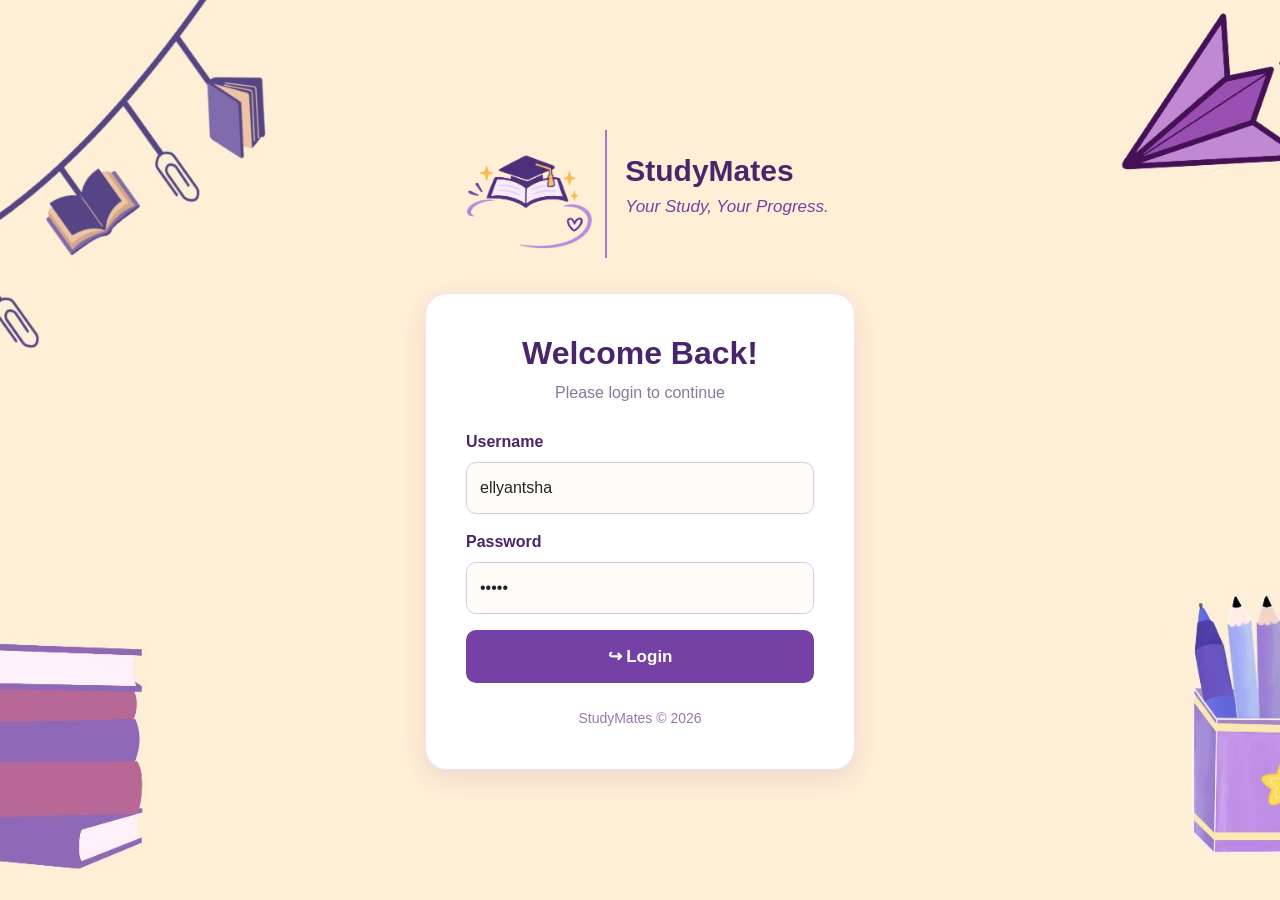
<file: index.html>
<!DOCTYPE html>
<html lang="en">

<head>
    <meta charset="UTF-8">
    <meta name="viewport" content="width=device-width, initial-scale=1.0">

    <title>StudyMates - Login</title>

    <!-- Bootstrap 5 -->
    <link href="https://cdn.jsdelivr.net/npm/bootstrap@5.3.3/dist/css/bootstrap.min.css" rel="stylesheet">

    <!-- CSS -->
    <link rel="stylesheet" href="style.css">
</head>

<body class="login-page">

    <div class="login-container">

        <!-- Logo and Website Name -->
        <div class="brand">

            <div class="brand-row">

                <!-- StudyMate Logo -->
                <div class="logo">
                    <img src="logo.png"
                         alt="StudyMate Logo"
                         class="logo-image">
                </div>

                <!-- Website Name -->
                <div class="brand-text">

                    <h1>StudyMates</h1>

                    <p class="slogan">
                        Your Study, Your Progress.
                    </p>

                </div>

            </div>

        </div>


        <!-- Login Form -->
        <div class="login-box">

            <h2>Welcome Back!</h2>

            <p class="subtitle">
                Please login to continue
            </p>

            <form id="loginForm">

                <!-- Username -->
                <div class="mb-3 text-start">

                    <label class="form-label">
                        Username
                    </label>

                    <input type="text"
                           id="username"
                           class="form-control"
                           placeholder="Enter your username"
                           value="ellyantsha"
                           required>

                </div>


                <!-- Password -->
                <div class="mb-3 text-start">

                    <label class="form-label">
                        Password
                    </label>

                    <input type="password"
                           id="password"
                           class="form-control"
                           placeholder="Enter your password"
                           value="12345"
                           required>

                </div>


                <!-- Error Message -->
                <p id="errorMessage" class="text-danger"></p>


                <!-- Login Button -->
                <button type="submit" class="btn login-btn w-100">

                    ↪ Login

                </button>

            </form>


            <!-- Footer -->
            <div class="footer">

                StudyMates © 2026

            </div>

        </div>

    </div>


    <!-- Login Function -->
    <script>

        document.getElementById("loginForm").addEventListener("submit", function(event) {

            event.preventDefault();

            let username = document.getElementById("username").value;

            let password = document.getElementById("password").value;

            let errorMessage = document.getElementById("errorMessage");


            if (username === "ellyantsha" && password === "12345") {

                window.location.href = "dashboard.html";

            } else {

                errorMessage.textContent =
                    "Invalid username or password!";

            }

        });

    </script>

</body>
</html>
</file>
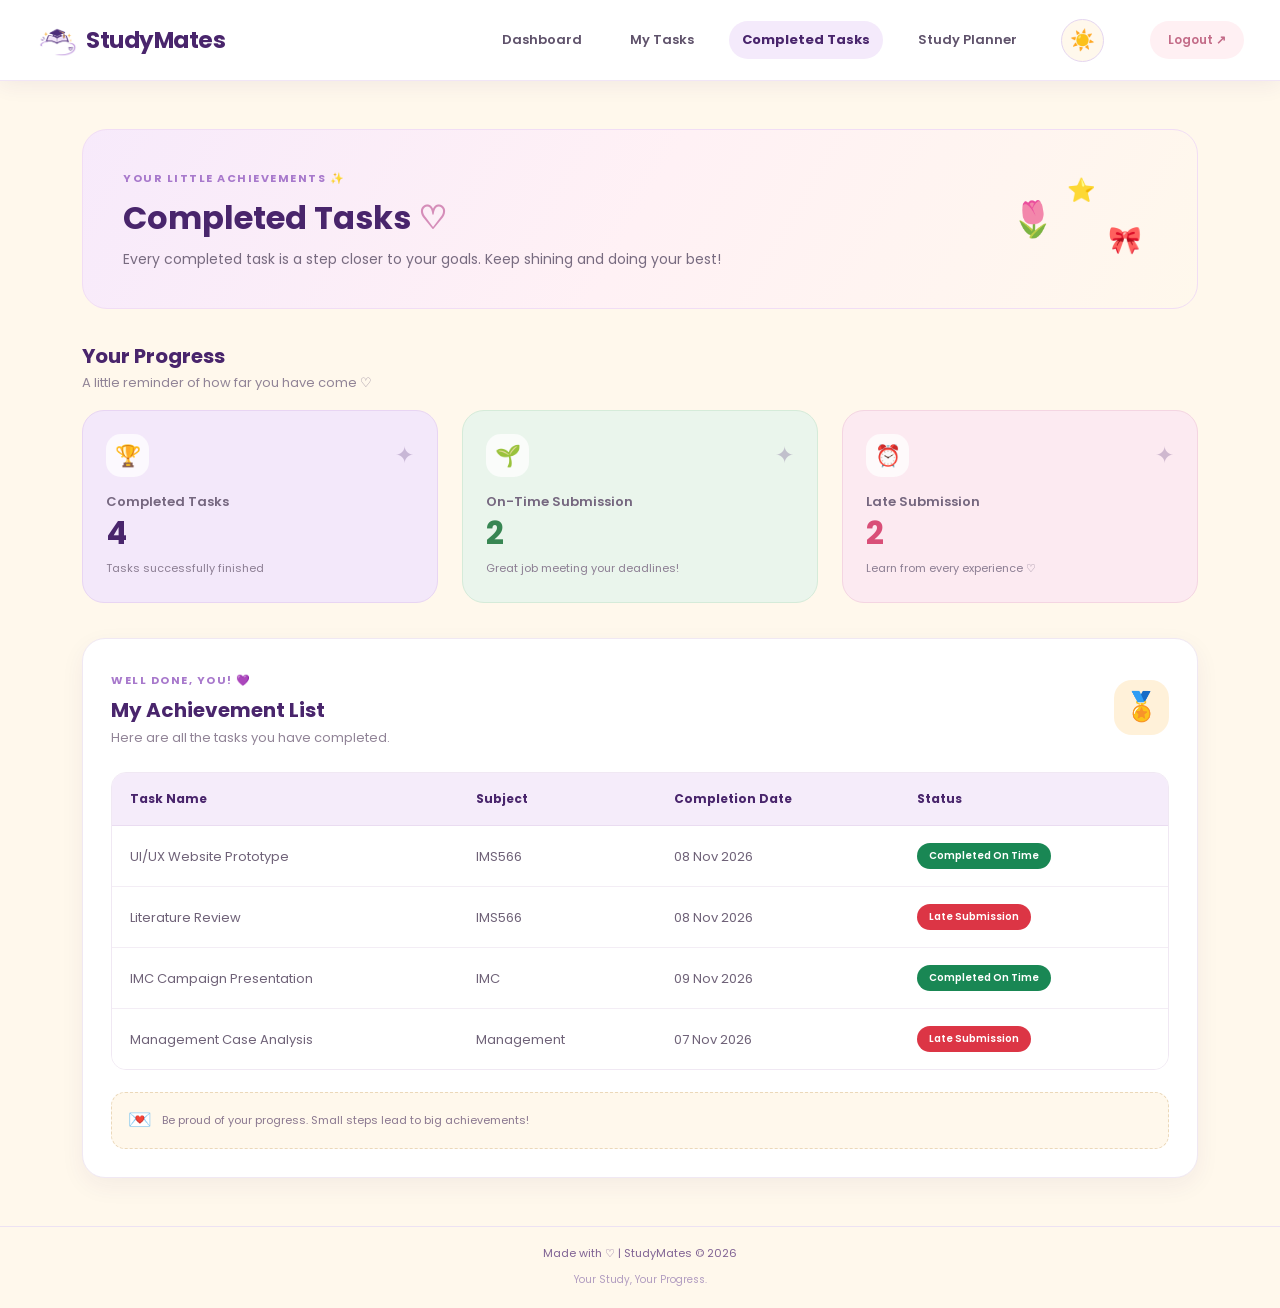
<file: completed.html>
<!DOCTYPE html>
<html lang="en">

<head>
    <meta charset="UTF-8">
    <meta name="viewport" content="width=device-width, initial-scale=1.0">

    <title>Completed Tasks | StudyMates </title>

    <!-- Bootstrap 5 -->
    <link href="https://cdn.jsdelivr.net/npm/bootstrap@5.3.3/dist/css/bootstrap.min.css" rel="stylesheet">

    <!-- Google Font -->
    <link href="https://fonts.googleapis.com/css2?family=Poppins:wght@400;500;600;700&display=swap" rel="stylesheet">

    <!-- Main CSS -->
    <link rel="stylesheet" href="style.css">
</head>

<body class="dashboard-page tasks-page completed-page">

    <!-- NAVBAR -->
    <nav class="navbar navbar-expand-lg study-navbar px-4">

        <div class="container-fluid">

                 <a class="navbar-brand" href="dashboard.html">
    <img src="logo.png"
         alt="StudyMate Logo"
         class="navbar-logo">

    <span>StudyMates</span>
</a>


            <button class="navbar-toggler" type="button"
                data-bs-toggle="collapse"
                data-bs-target="#navbarMenu"
                aria-controls="navbarMenu"
                aria-expanded="false"
                aria-label="Toggle navigation">

                <span class="navbar-toggler-icon"></span>

            </button>


            <div class="collapse navbar-collapse" id="navbarMenu">

                <ul class="navbar-nav ms-auto align-items-lg-center">

                    <li class="nav-item">
                        <a class="nav-link" href="dashboard.html">
                            Dashboard
                        </a>
                    </li>


                    <li class="nav-item">
                        <a class="nav-link" href="tasks.html">
                            My Tasks
                        </a>
                    </li>


                    <li class="nav-item">
                        <a class="nav-link active fw-bold" href="completed.html">
                            Completed Tasks
                        </a>
                    </li>


                    <li class="nav-item">
                        <a class="nav-link" href="planner.html">
                            Study Planner
                        </a>
                    </li>


                    <!-- DARK MODE BUTTON -->
                    <li class="nav-item ms-lg-3">

                        <button type="button"
                            id="themeToggle"
                            class="theme-toggle"
                            aria-label="Toggle dark mode"
                            title="Change theme">

                            <span id="themeIcon">☀️</span>

                        </button>

                    </li>


                    <!-- LOGOUT BUTTON -->
                <li class="nav-item ms-lg-2">
                    <a href="index.html" class="logout-button">
                        Logout ↗
                    </a>
                </li>

                </ul>

            </div>

        </div>

    </nav>


    <!-- MAIN CONTENT -->
    <main class="container ct-container py-5">


        <!-- PAGE HEADING -->
        <section class="ct-welcome">

            <div>

                <span class="ct-small-label">
                    YOUR LITTLE ACHIEVEMENTS ✨
                </span>

                <h1>
                    Completed Tasks <span>♡</span>
                </h1>

                <p>
                    Every completed task is a step closer to your goals.
                    Keep shining and doing your best!
                </p>

            </div>


            <div class="ct-welcome-decoration">

                <span>🌷</span>
                <span>⭐</span>
                <span>🎀</span>

            </div>

        </section>


        <!-- SUMMARY SECTION -->
        <section class="ct-summary-section">

            <div class="ct-section-heading">

                <div>
                    <h4>Your Progress</h4>

                    <p>
                        A little reminder of how far you have come ♡
                    </p>
                </div>

            </div>


            <div class="row g-4">


                <!-- COMPLETED TASKS -->
                <div class="col-md-4">

                    <div class="ct-summary-card ct-purple-card">

                        <div class="ct-card-top">

                            <div class="ct-icon-circle">
                                🏆
                            </div>

                            <span class="ct-card-decoration">
                                ✦
                            </span>

                        </div>

                        <p>Completed Tasks</p>

                        <h2 id="completedCount">0</h2>

                        <small>
                            Tasks successfully finished
                        </small>

                    </div>

                </div>


                <!-- ON-TIME SUBMISSION -->
                <div class="col-md-4">

                    <div class="ct-summary-card ct-green-card">

                        <div class="ct-card-top">

                            <div class="ct-icon-circle">
                                🌱
                            </div>

                            <span class="ct-card-decoration">
                                ✦
                            </span>

                        </div>

                        <p>On-Time Submission</p>

                        <h2 id="onTimeCount">0</h2>

                        <small>
                            Great job meeting your deadlines!
                        </small>

                    </div>

                </div>


                <!-- LATE SUBMISSION -->
                <div class="col-md-4">

                    <div class="ct-summary-card ct-pink-card">

                        <div class="ct-card-top">

                            <div class="ct-icon-circle">
                                ⏰
                            </div>

                            <span class="ct-card-decoration">
                                ✦
                            </span>

                        </div>

                        <p>Late Submission</p>

                        <h2 id="lateCount">0</h2>

                        <small>
                            Learn from every experience ♡
                        </small>

                    </div>

                </div>

            </div>

        </section>


        <!-- ACHIEVEMENT LIST -->
        <section class="ct-achievement-card">

            <div class="ct-achievement-heading">

                <div>

                    <span class="ct-small-label">
                        WELL DONE, YOU! 💜
                    </span>

                    <h4>My Achievement List</h4>

                    <p>
                        Here are all the tasks you have completed.
                    </p>

                </div>


                <div class="ct-trophy-decoration">
                    🏅
                </div>

            </div>


            <!-- COMPLETED TASK TABLE -->
            <div class="table-responsive ct-table-wrapper">

                <table class="table align-middle ct-table">

                    <thead>

                        <tr>
                            <th>Task Name</th>
                            <th>Subject</th>
                            <th>Completion Date</th>
                            <th>Status</th>
                        </tr>

                    </thead>


                    <tbody id="completedTableBody">
                        <!-- Completed tasks will appear here -->
                    </tbody>

                </table>

            </div>


            <!-- BOTTOM NOTE -->
            <div class="ct-bottom-note">

                <span>💌</span>

                <p>
                    Be proud of your progress.
                    Small steps lead to big achievements!
                </p>

            </div>

        </section>

    </main>


     <!-- FOOTER -->
        <footer class="dashboard-footer">

            <p>Made with ♡  | StudyMates © 2026</p>
            <span>Your Study, Your Progress.</span>

        </footer>


    <!-- BOOTSTRAP JAVASCRIPT -->
    <script src="https://cdn.jsdelivr.net/npm/bootstrap@5.3.3/dist/js/bootstrap.bundle.min.js"></script>

    <!-- STUDYMATE JAVASCRIPT -->
    <script src="script.js"></script>

</body>
</html>
</file>
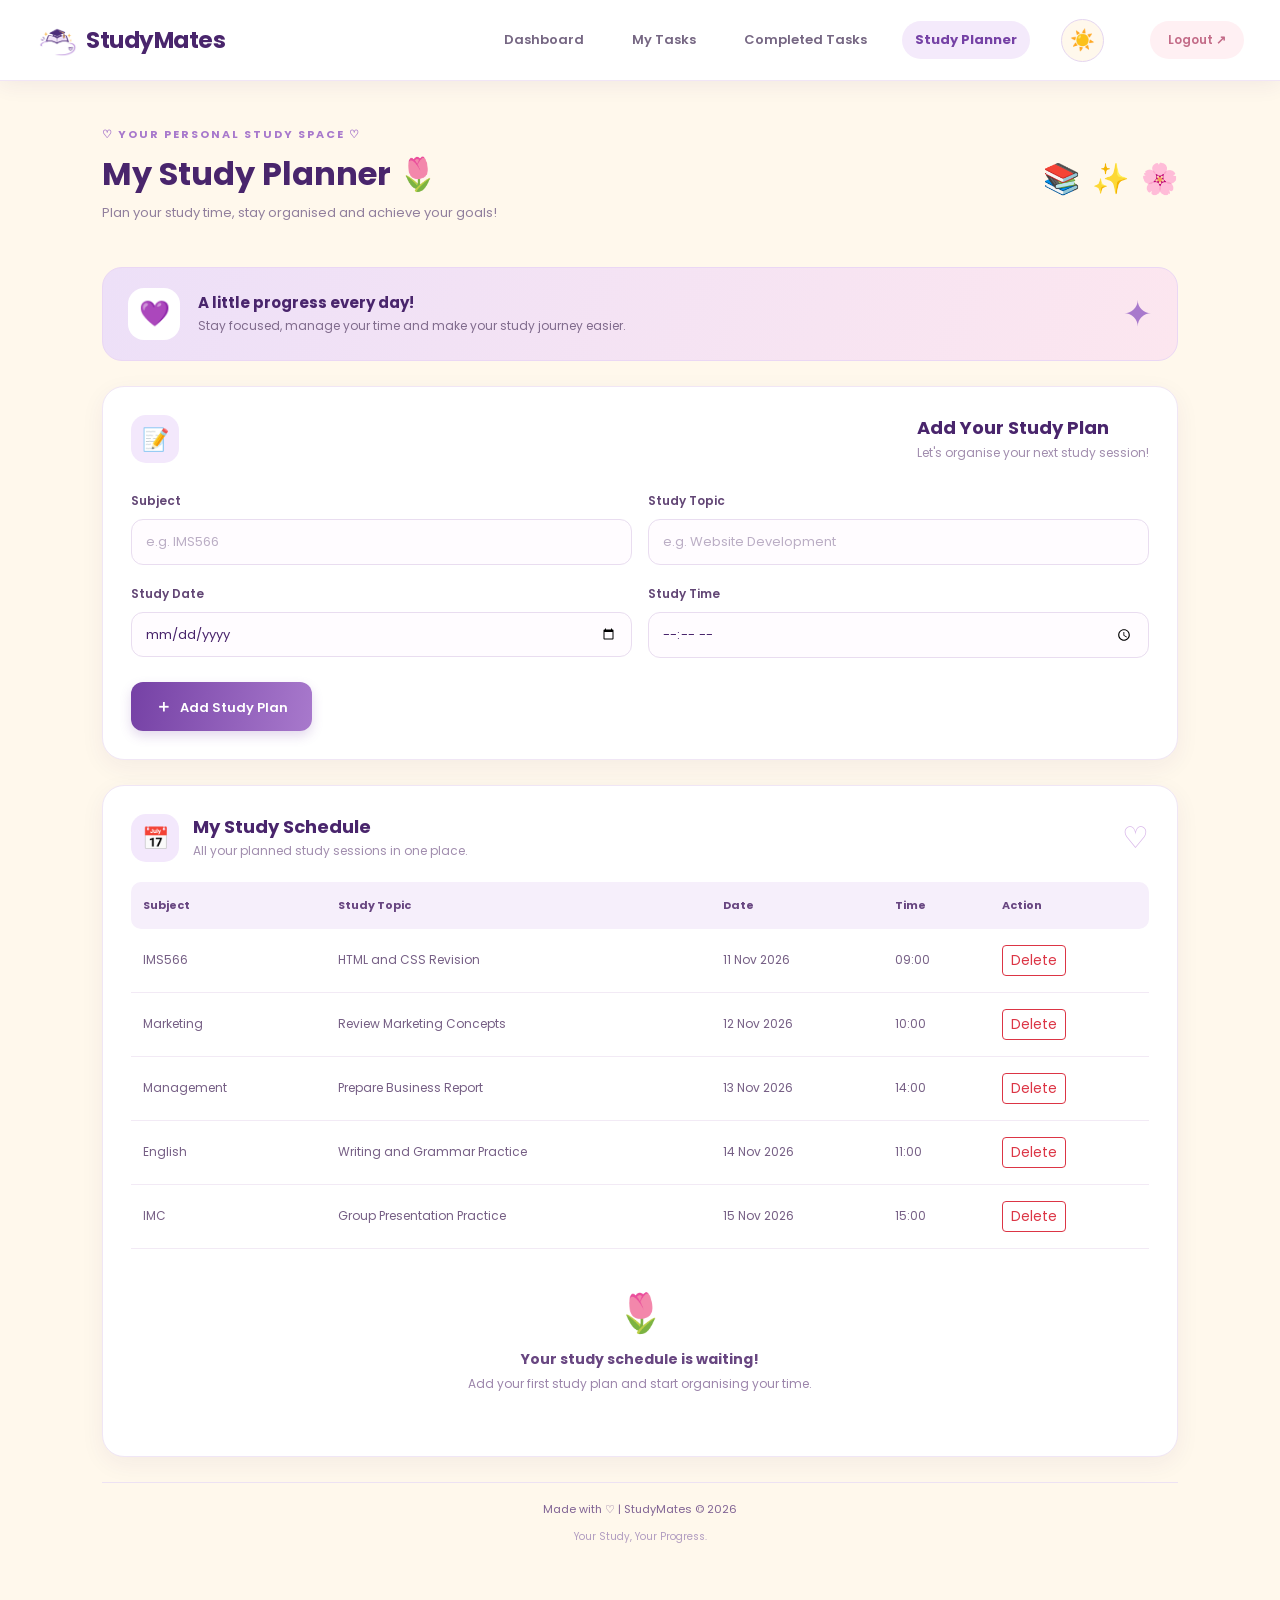
<file: planner.html>
<!DOCTYPE html>
<html lang="en">
<head>
    <meta charset="UTF-8">
    <meta name="viewport" content="width=device-width, initial-scale=1.0">
    <title>Study Planner | StudyMates </title>

    <link href="https://cdn.jsdelivr.net/npm/bootstrap@5.3.3/dist/css/bootstrap.min.css" rel="stylesheet">
    <link href="https://fonts.googleapis.com/css2?family=Poppins:wght@400;500;600;700&display=swap" rel="stylesheet">
    <link rel="stylesheet" href="style.css">
</head>

<body class="dashboard-page planner-page">

 
 <!-- NAVBAR -->
    <nav class="navbar navbar-expand-lg study-navbar px-4">

        <div class="container-fluid">

                  <a class="navbar-brand" href="dashboard.html">
    <img src="logo.png"
         alt="StudyMate Logo"
         class="navbar-logo">

    <span>StudyMates</span>
</a>


            <button class="navbar-toggler" type="button"
                data-bs-toggle="collapse"
                data-bs-target="#navbarMenu"
                aria-controls="navbarMenu"
                aria-expanded="false"
                aria-label="Toggle navigation">

                <span class="navbar-toggler-icon"></span>

            </button>


            <div class="collapse navbar-collapse" id="navbarMenu">

                <ul class="navbar-nav ms-auto align-items-lg-center">

                    <li class="nav-item">
                        <a class="nav-link" href="dashboard.html">
                            Dashboard
                        </a>
                    </li>


                    <li class="nav-item">
                        <a class="nav-link" href="tasks.html">
                            My Tasks
                        </a>
                    </li>

<li class="nav-item">
    <a class="nav-link" href="completed.html">
        Completed Tasks
    </a>
</li>

<li class="nav-item">
    <a class="nav-link active fw-bold" href="planner.html">
        Study Planner
    </a>
</li>


                    <!-- DARK MODE BUTTON -->
                    <li class="nav-item ms-lg-3">

                        <button type="button"
                            id="themeToggle"
                            class="theme-toggle"
                            aria-label="Toggle dark mode"
                            title="Change theme">

                            <span id="themeIcon">☀️</span>

                        </button>

                    </li>


                    <!-- LOGOUT BUTTON -->
                <li class="nav-item ms-lg-2">
                    <a href="index.html" class="logout-button">
                        Logout ↗
                    </a>
                </li>

                </ul>

            </div>

        </div>

    </nav>


    <main class="container planner-container">

        <!-- PAGE HEADER -->
        <section class="planner-heading">
            <div>
                <span class="planner-small-label">♡ YOUR PERSONAL STUDY SPACE ♡</span>
                <h1>My Study Planner 🌷</h1>
                <p>Plan your study time, stay organised and achieve your goals!</p>
            </div>

            <div class="planner-decoration">
                <span>📚</span>
                <span>✨</span>
                <span>🌸</span>
            </div>
        </section>

        <!-- MOTIVATION CARD -->
        <section class="planner-welcome">
            <div class="welcome-icon">💜</div>
            <div>
                <h5>A little progress every day!</h5>
                <p>Stay focused, manage your time and make your study journey easier.</p>
            </div>
            <div class="welcome-star">✦</div>
        </section>

        <!-- ADD STUDY PLAN -->
        <section class="planner-form-card">
            <div class="section-heading">
                <div class="section-icon">📝</div>
                <div>
                    <h3>Add Your Study Plan</h3>
                    <p>Let's organise your next study session!</p>
                </div>
            </div>

            <form id="plannerForm">
                <div class="row g-3">

                    <div class="col-md-6">
                        <label for="studySubject">Subject</label>
                        <input type="text" id="studySubject" class="form-control"
                            placeholder="e.g. IMS566" required>
                    </div>

                    <div class="col-md-6">
                        <label for="studyTopic">Study Topic</label>
                        <input type="text" id="studyTopic" class="form-control"
                            placeholder="e.g. Website Development" required>
                    </div>

                    <div class="col-md-6">
                        <label for="studyDate">Study Date</label>
                        <input type="date" id="studyDate" class="form-control" required>
                    </div>

                    <div class="col-md-6">
                        <label for="studyTime">Study Time</label>
                        <input type="time" id="studyTime" class="form-control" required>
                    </div>

                    <div class="col-12">
                        <button type="submit" class="planner-btn">
                            <span>＋</span> Add Study Plan
                        </button>
                    </div>

                </div>
            </form>
        </section>

        <!-- STUDY SCHEDULE -->
        <section class="planner-schedule-card">
            <div class="section-heading schedule-heading">
                <div class="section-icon">📅</div>
                <div>
                    <h3>My Study Schedule</h3>
                    <p>All your planned study sessions in one place.</p>
                </div>
                <span class="schedule-decoration">♡</span>
            </div>

            <div class="table-responsive">
                <table class="table planner-table">
                    <thead>
                        <tr>
                            <th>Subject</th>
                            <th>Study Topic</th>
                            <th>Date</th>
                            <th>Time</th>
                            <th>Action</th>
                        </tr>
                    </thead>

                    <tbody id="plannerTableBody"></tbody>
                </table>
            </div>

            <div id="emptyPlanner" class="empty-planner">
                <div>🌷</div>
                <h5>Your study schedule is waiting!</h5>
                <p>Add your first study plan and start organising your time.</p>
            </div>
        </section>

        <!-- FOOTER -->
        <footer class="dashboard-footer">

            <p>Made with ♡  | StudyMates © 2026</p>
            <span>Your Study, Your Progress.</span>

        </footer>

    </main>

    <script src="https://cdn.jsdelivr.net/npm/bootstrap@5.3.3/dist/js/bootstrap.bundle.min.js"></script>
    <script src="script.js"></script>

</body>
</html>
</file>
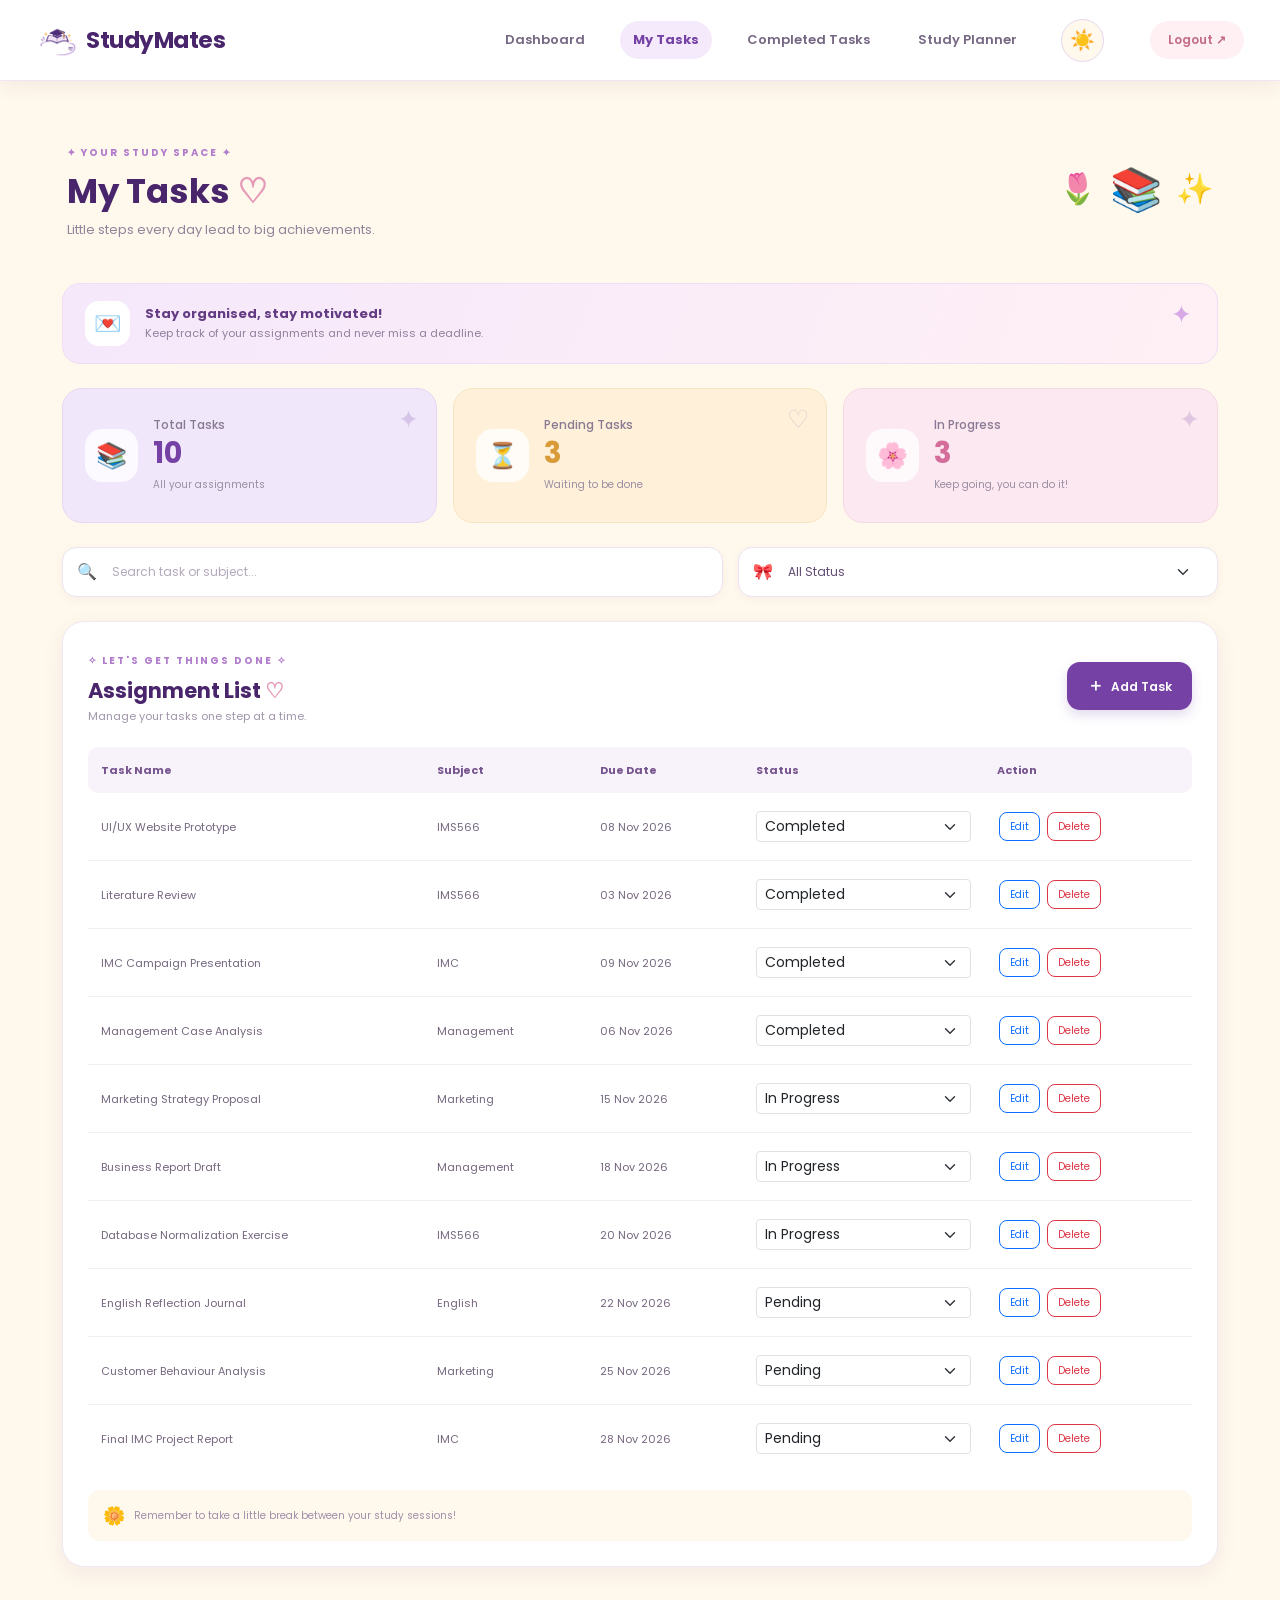
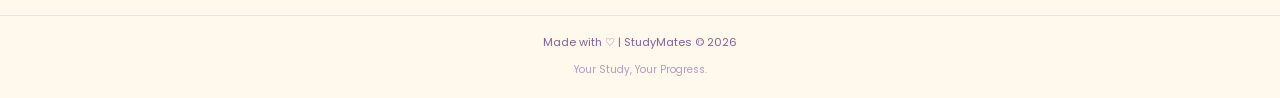
<file: tasks.html>
<!DOCTYPE html>
<html lang="en">

<head>
    <meta charset="UTF-8">
    <meta name="viewport" content="width=device-width, initial-scale=1.0">

    <title>My Tasks | StudyMates</title>

    <!-- Bootstrap -->
    <link href="https://cdn.jsdelivr.net/npm/bootstrap@5.3.3/dist/css/bootstrap.min.css" rel="stylesheet">

    <!-- Google Font -->
    <link href="https://fonts.googleapis.com/css2?family=Poppins:wght@400;500;600;700&display=swap" rel="stylesheet">

    <!-- Main CSS -->
    <link rel="stylesheet" href="style.css">
</head>

<body class="dashboard-page tasks-page">

    <!-- NAVBAR -->
    <nav class="navbar navbar-expand-lg study-navbar px-4">
        <div class="container-fluid">

                 <a class="navbar-brand" href="dashboard.html">
    <img src="logo.png"
         alt="StudyMate Logo"
         class="navbar-logo">

    <span>StudyMates</span>
</a>

            <button class="navbar-toggler" type="button"
                data-bs-toggle="collapse"
                data-bs-target="#navbarMenu"
                aria-controls="navbarMenu"
                aria-expanded="false"
                aria-label="Toggle navigation">
                <span class="navbar-toggler-icon"></span>
            </button>

            <div class="collapse navbar-collapse" id="navbarMenu">

                <ul class="navbar-nav ms-auto align-items-lg-center">

                    <li class="nav-item">
                        <a class="nav-link" href="dashboard.html">Dashboard</a>
                    </li>

                    <li class="nav-item">
                        <a class="nav-link active fw-bold" href="tasks.html">My Tasks</a>
                    </li>

                    <li class="nav-item">
                        <a class="nav-link" href="completed.html">Completed Tasks</a>
                    </li>

                    <li class="nav-item">
                        <a class="nav-link" href="planner.html">Study Planner</a>
                    </li>

                    <!-- DARK MODE BUTTON -->
                    <li class="nav-item ms-lg-3">
                        <button type="button" id="themeToggle"
                            class="theme-toggle"
                            aria-label="Toggle dark mode"
                            title="Change theme">
                            <span id="themeIcon">☀️</span>
                        </button>
                    </li>

                     <!-- LOGOUT BUTTON -->
                <li class="nav-item ms-lg-2">
                    <a href="index.html" class="logout-button">
                        Logout ↗
                    </a>
                </li>

                </ul>
            </div>
        </div>
    </nav>


    <!-- MAIN CONTENT -->
    <main class="container py-5 tasks-container">

        <!-- PAGE HEADING -->
        <section class="tasks-heading mb-4">

            <div>
                <span class="heading-label">✦ YOUR STUDY SPACE ✦</span>

                <h1 class="fw-bold">
                    My Tasks <span>♡</span>
                </h1>

                <p>Little steps every day lead to big achievements.</p>
            </div>

            <div class="heading-decoration">
                <span>🌷</span>
                <span>📚</span>
                <span>✨</span>
            </div>

        </section>


        <!-- REMINDER BANNER -->
        <section class="study-reminder mb-4">

            <div class="reminder-icon">💌</div>

            <div>
                <h6>Stay organised, stay motivated!</h6>
                <p class="mb-0">
                    Keep track of your assignments and never miss a deadline.
                </p>
            </div>

            <span class="reminder-sparkle">✦</span>

        </section>


        <!-- TASK SUMMARY -->
        <section class="row g-3 mb-4">

            <div class="col-md-4">
                <div class="summary-card total-card">

                    <div class="summary-icon">📚</div>

                    <div>
                        <p>Total Tasks</p>
                        <h2 id="totalTasks">0</h2>
                        <small>All your assignments</small>
                    </div>

                    <span class="card-decoration">✦</span>

                </div>
            </div>


            <div class="col-md-4">
                <div class="summary-card pending-card">

                    <div class="summary-icon">⏳</div>

                    <div>
                        <p>Pending Tasks</p>
                        <h2 id="pendingTasks">0</h2>
                        <small>Waiting to be done</small>
                    </div>

                    <span class="card-decoration">♡</span>

                </div>
            </div>


            <div class="col-md-4">
                <div class="summary-card progress-card">

                    <div class="summary-icon">🌸</div>

                    <div>
                        <p>In Progress</p>
                        <h2 id="progressTasks">0</h2>
                        <small>Keep going, you can do it!</small>
                    </div>

                    <span class="card-decoration">✦</span>

                </div>
            </div>

        </section>


        <!-- SEARCH AND FILTER -->
        <section class="task-tools mb-4">

            <div class="search-wrapper">
                <span>🔍</span>

                <input type="text"
                    id="taskSearch"
                    class="form-control"
                    placeholder="Search task or subject...">
            </div>

            <div class="filter-wrapper">
                <span>🎀</span>

                <select id="statusFilter" class="form-select">
                    <option value="All">All Status</option>
                    <option value="Pending">Pending</option>
                    <option value="In Progress">In Progress</option>
                    <option value="Completed">Completed</option>
                </select>
            </div>

        </section>


        <!-- ASSIGNMENT TABLE -->
        <section class="assignment-card">

            <div class="assignment-header">

                <div>
                    <span class="section-label">✧ LET'S GET THINGS DONE ✧</span>

                    <h4>Assignment List <span>♡</span></h4>

                    <p>Manage your tasks one step at a time.</p>
                </div>

                <button type="button"
                    class="btn add-task-btn"
                    id="addTaskButton"
                    data-bs-toggle="modal"
                    data-bs-target="#addTaskModal">

                    <span>＋</span> Add Task

                </button>

            </div>


            <div class="table-responsive">

                <table class="table align-middle task-table">

                    <thead>
                        <tr>
                            <th>Task Name</th>
                            <th>Subject</th>
                            <th>Due Date</th>
                            <th>Status</th>
                            <th>Action</th>
                        </tr>
                    </thead>

                    <tbody id="taskTableBody">
                        <!-- Tasks will appear here -->
                    </tbody>

                </table>

            </div>


            <div class="table-note">
                <span>🌼</span>

                <p class="mb-0">
                    Remember to take a little break between your study sessions!
                </p>
            </div>

        </section>

    </main>


    <!-- ADD / EDIT TASK MODAL -->
    <div class="modal fade" id="addTaskModal" tabindex="-1"
        aria-labelledby="addTaskModalTitle" aria-hidden="true">

        <div class="modal-dialog modal-dialog-centered">

            <div class="modal-content task-modal">

                <div class="modal-header task-modal-header">

                    <div>
                        <span class="modal-decoration">✦ MAKE IT HAPPEN ✦</span>

                        <h5 class="modal-title fw-bold" id="addTaskModalTitle">
                            Add New Task ♡
                        </h5>

                        <p class="mb-0">
                            A new goal starts with one small step.
                        </p>
                    </div>

                    <button type="button"
                        class="btn-close"
                        data-bs-dismiss="modal"
                        aria-label="Close">
                    </button>

                </div>


                <div class="modal-body">

                    <form id="addTaskForm">

                        <input type="hidden" id="taskId">

                        <label for="taskName" class="form-label">
                            📝 Task Name
                        </label>

                        <input type="text"
                            id="taskName"
                            class="form-control mb-3"
                            placeholder="Enter assignment name"
                            required>


                        <label for="taskSubject" class="form-label">
                            📚 Subject
                        </label>

                        <input type="text"
                            id="taskSubject"
                            class="form-control mb-3"
                            placeholder="Enter subject"
                            required>


                        <label for="taskDate" class="form-label">
                            📅 Due Date
                        </label>

                        <input type="date"
                            id="taskDate"
                            class="form-control mb-3"
                            required>


                        <label for="taskStatus" class="form-label">
                            🌷 Status
                        </label>

                        <select id="taskStatus"
                            class="form-select mb-4"
                            required>

                            <option value="Pending">Pending</option>
                            <option value="In Progress">In Progress</option>
                            <option value="Completed">Completed</option>

                        </select>


                        <button type="submit"
                            class="btn save-task-btn w-100"
                            id="saveTaskButton">
                            ♡ Save Task
                        </button>

                    </form>

                </div>

            </div>
        </div>
    </div>


    <!-- FOOTER -->
        <footer class="dashboard-footer">

            <p>Made with ♡  | StudyMates © 2026</p>
            <span>Your Study, Your Progress.</span>

        </footer>


    <!-- BOOTSTRAP JAVASCRIPT -->
    <script src="https://cdn.jsdelivr.net/npm/bootstrap@5.3.3/dist/js/bootstrap.bundle.min.js"></script>

    <!-- STUDYMATE JAVASCRIPT -->
    <script src="script.js"></script>

</body>
</html>
</file>
<file: style.css>
/* GENERAL */
* {
    margin: 0;
    padding: 0;
    box-sizing: border-box;
}


/* General Background */
body {
    font-family: Arial, sans-serif;
    min-height: 100vh;
    background-color: #FFF8EC;
}

/* Login Page Background */
.login-page {
    background-image: url("bg.jpg");
    background-size: cover;
    background-position: center;
    background-repeat: no-repeat;
    background-attachment: fixed;
}

/* Dashboard Background */
.dashboard-page {
    background-color: #FFF8EC;
    background-image: none;
}

/* MAIN CONTAINER */
.login-container {
    min-height: 100vh;
    display: flex;
    flex-direction: column;
    justify-content: center;
    align-items: center;
    padding: 30px 20px;
}

/* BRAND SECTION */
.brand {
    margin-bottom: 35px;
}

.brand-row {
    display: flex;
    align-items: center;
    justify-content: center;
    gap: 15px;
}

.logo {
    display: flex;
    align-items: center;
    border-right: 2px solid #A879CC;
    padding-right: 15px;
}

.brand-text h1 {
    font-size: 48px;
    font-weight: bold;
    color: #49256C;
    margin: 0;
}

.slogan {
    color: #7541A5;
    font-size: 17px;
    font-style: italic;
    margin-top: 3px;
}

/* LOGIN BOX */
.login-box {
    background-color: #FFFFFF;
    width: 100%;
    max-width: 430px;
    padding: 40px;
    border-radius: 22px;
    text-align: center;
    box-shadow: 0 8px 25px rgba(91, 52, 120, 0.12);
    border: 1px solid #F0E4F4;
}

.login-box h2 {
    color: #49256C;
    font-weight: bold;
    margin-bottom: 8px;
}

.subtitle {
    color: #8B7899;
    margin-bottom: 25px;
}

/* INPUT */
.form-label {
    color: #49256C;
    font-weight: 600;
}

.form-control {
    padding: 13px;
    border: 1.5px solid #DCC7E8;
    border-radius: 10px;
    background-color: #FFFCF7;
}

.form-control:focus {
    border-color: #9364B5;
    box-shadow: 0 0 5px rgba(147, 100, 181, 0.25);
}

/* LOGIN BUTTON */
.login-btn {
    background-color: #7541A5;
    color: white;
    padding: 13px;
    border-radius: 10px;
    font-weight: bold;
    font-size: 17px;
    transition: 0.3s;
}

.login-btn:hover {
    background-color: #49256C;
    color: white;
}

/* ERROR MESSAGE */
#errorMessage {
    font-size: 14px;
}

/* FOOTER */
.footer {
    color: #9679AA;
    font-size: 14px;
    margin-top: 25px;
}

/* MOBILE RESPONSIVE */
@media (max-width: 576px) {

    .brand-row {
        gap: 10px;
    }

    .logo svg {
        width: 65px;
        height: 65px;
    }

    .logo {
        padding-right: 10px;
    }

    .brand-text h1 {
        font-size: 34px;
    }

    .slogan {
        font-size: 12px;
    }

    .login-box {
        padding: 30px 22px;
    }
}



/* =====================================
   STUDYMATE - CUTE PASTEL DASHBOARD
===================================== */

.dashboard-page {
    background: #FFF8EC;
    color: #49256C;
    font-family: 'Poppins', Arial, sans-serif;
    min-height: 100vh;
}

/* NAVIGATION BAR */

.dashboard-page .navbar {
    background: #FFFFFF;
    padding: 15px 0;
    box-shadow: 0 4px 20px rgba(73, 37, 108, 0.07);
    position: sticky;
    top: 0;
    z-index: 1000;
}

.brand-name {
    color: #49256C;
    font-size: 25px;
    font-weight: 800;
}

.brand-icon {
    font-size: 25px;
}

.dashboard-page .nav-link {
    color: #806394;
    font-size: 13px;
    font-weight: 600;
    padding: 10px 15px !important;
    border-radius: 15px;
    transition: 0.3s;
}

.dashboard-page .nav-link:hover,
.dashboard-page .nav-link.active {
    color: #7541A5;
    background: #F4E8FC;
}

/* ADMIN PROFILE */

.admin-profile {
    display: flex;
    align-items: center;
    gap: 10px;
    padding: 6px 12px;
    background: #F8F0FC;
    border-radius: 18px;
}

.admin-profile img {
    width: 42px;
    height: 42px;
    object-fit: cover;
    border-radius: 50%;
    border: 3px solid #DCC2F0;
}

.profile-info h6 {
    color: #49256C;
    font-size: 13px;
    font-weight: 700;
    margin: 0;
}

.profile-info span {
    color: #A879CC;
    font-size: 11px;
}

.logout-button {
    text-decoration: none;
    color: #C36B87;
    background: #FFF0F3;
    padding: 10px 17px;
    border-radius: 15px;
    font-size: 12px;
    font-weight: 600;
    margin-left: 15px;
}

/* MAIN DASHBOARD */

.dashboard-container {
    padding-top: 10px;
    padding-bottom: 30px;
    max-width: 1500px;
    margin: auto;
}

/* WELCOME SECTION */

.welcome-section {
    display: flex;
    justify-content: space-between;
    align-items: center;
    background: linear-gradient(120deg, #F2E5FC, #FFF0F3);
    padding: 5px 10px;
    border-radius: 20px;
    margin-bottom: 30px;
    overflow: hidden;
}

.welcome-label {
    color: #A879CC;
    font-size: 11px;
    font-weight: 700;
    letter-spacing: 2px;
}

.welcome-text h1 {
    font-size: 38px;
    font-weight: 800;
    color: #49256C;
    margin: 13px 0;
}

.welcome-text h1 span {
    color: #C68BD9;
}

.welcome-text p {
    color: #8E77A0;
    font-size: 13px;
    line-height: 1.9;
}

.motivation-tag {
    display: inline-block;
    background: #FFFFFF;
    color: #8956AE;
    padding: 10px 18px;
    border-radius: 20px;
    font-size: 12px;
    font-weight: 600;
    margin-top: 10px;
}

.welcome-decoration {
    display: flex;
    align-items: center;
    gap: 18px;
}

.decoration-star {
    color: #B58AD4;
    font-size: 50px;
}

.decoration-heart {
    color: #D78CB5;
    font-size: 55px;
}

.decoration-flower {
    font-size: 55px;
}

.decoration-sparkle {
    color: #A879CC;
    font-size: 35px;
}

/* SECTION HEADING */

.section-heading {
    display: flex;
    align-items: center;
    justify-content: space-between;
    margin-bottom: 20px;
}

.section-heading h2 {
    font-size: 21px;
    font-weight: 700;
    color: #49256C;
    margin-bottom: 5px;
}

.section-heading p {
    color: #A08BAF;
    font-size: 12px;
}

.heading-decoration {
    font-size: 30px;
    color: #C68BD9;
}

/* SUMMARY CARDS */

.summary-section {
    margin-bottom: 35px;
}

.summary-card {
    height: 100%;
    min-height: 165px;
    padding: 25px;
    border-radius: 23px;
    position: relative;
    overflow: hidden;
    transition: 0.3s ease;
}

.summary-card:hover {
    transform: translateY(-6px);
}

.total-card {
    background: #F0E5FB;
}

.completed-card {
    background: #FCEAF1;
}

.pending-card {
    background: #FFF0D9;
}

.summary-top {
    display: flex;
    align-items: center;
    gap: 12px;
}

.summary-icon {
    width: 42px;
    height: 42px;
    background: rgba(255,255,255,0.75);
    border-radius: 14px;
    display: flex;
    align-items: center;
    justify-content: center;
    font-size: 20px;
}

.summary-label {
    color: #85669C;
    font-size: 11px;
    font-weight: 700;
    letter-spacing: 1px;
}

.summary-card h2 {
    font-size: 37px;
    font-weight: 800;
    color: #49256C;
    margin: 12px 0 2px;
}

.summary-card p {
    font-size: 12px;
    color: #987FA9;
}

.card-decoration {
    position: absolute;
    right: 20px;
    bottom: 15px;
    color: rgba(117, 65, 165, 0.18);
    font-size: 35px;
}

/* CONTENT CARDS */

.content-section {
    margin-bottom: 30px;
}

.content-card {
    height: 100%;
    background: #FFFFFF;
    padding: 28px;
    border-radius: 24px;
    box-shadow: 0 8px 25px rgba(73, 37, 108, 0.06);
}

.card-heading {
    display: flex;
    justify-content: space-between;
    align-items: center;
    margin-bottom: 20px;
}

.card-heading h3 {
    font-size: 17px;
    font-weight: 700;
    color: #49256C;
    margin-bottom: 6px;
}

.card-heading p {
    font-size: 11px;
    color: #A08BAF;
}

.cute-icon {
    font-size: 27px;
}

/* CHART */

.chart-container {
    width: 100%;
    height: 220px;
    position: relative;
}

.chart-legend {
    display: flex;
    justify-content: center;
    gap: 25px;
    margin-top: 20px;
}

.chart-legend div {
    display: flex;
    align-items: center;
    gap: 8px;
    font-size: 11px;
    color: #806394;
    font-weight: 600;
}

.legend-dot {
    width: 10px;
    height: 10px;
    border-radius: 50%;
}

.completed-dot {
    background: #A879CC;
}

.pending-dot {
    background: #F4C9DA;
}

.progress-message {
    background: #F8F0FC;
    color: #8956AE;
    text-align: center;
    padding: 12px;
    border-radius: 15px;
    font-size: 11px;
    font-weight: 600;
    margin-top: 22px;
}

/* UPCOMING ASSIGNMENTS */

.assignment-item {
    display: flex;
    align-items: center;
    gap: 13px;
    padding: 17px 0;
    border-bottom: 1px solid #F2EAF6;
}

.assignment-icon {
    width: 43px;
    height: 43px;
    flex-shrink: 0;
    display: flex;
    justify-content: center;
    align-items: center;
    border-radius: 14px;
    font-size: 19px;
}

.purple-icon {
    background: #F0E5FB;
}

.pink-icon {
    background: #FCEAF1;
}

.yellow-icon {
    background: #FFF0D9;
}

.assignment-details {
    flex: 1;
    min-width: 0;
}

.assignment-details h5 {
    font-size: 12px;
    font-weight: 700;
    color: #49256C;
    margin-bottom: 5px;
}

.assignment-details p {
    font-size: 10px;
    color: #A08BAF;
    margin: 0;
}

.assignment-date {
    text-align: right;
    flex-shrink: 0;
}

.assignment-date span {
    display: block;
    background: #F8F0FC;
    color: #8956AE;
    padding: 7px 10px;
    border-radius: 10px;
    font-size: 10px;
    font-weight: 700;
}

.assignment-date small {
    color: #A08BAF;
    font-size: 9px;
}

.view-tasks-link {
    display: inline-block;
    color: #8956AE;
    text-decoration: none;
    font-size: 12px;
    font-weight: 700;
    margin-top: 20px;
}

/* MOTIVATION MESSAGE */

.bottom-message {
    display: flex;
    align-items: center;
    gap: 18px;
    background: linear-gradient(120deg, #FFF0F3, #F4E8FC);
    padding: 22px 28px;
    border-radius: 22px;
    margin-bottom: 25px;
}

.bottom-message > span {
    font-size: 30px;
}

.bottom-message h4 {
    font-size: 14px;
    color: #49256C;
    font-weight: 700;
    margin-bottom: 5px;
}

.bottom-message p {
    color: #987FA9;
    font-size: 11px;
    margin: 0;
    line-height: 1.7;
}

.bottom-heart {
    margin-left: auto;
}

/* FOOTER */

.dashboard-footer {
    text-align: center;
    padding: 18px 10px;
    border-top: 1px solid #EDE2F3;
}

.dashboard-footer p {
    color: #806394;
    font-size: 11px;
    margin-bottom: 5px;
}

.dashboard-footer span {
    color: #B19CC0;
    font-size: 10px;
}

/* RESPONSIVE */

@media (max-width: 991px) {
    .dashboard-page .navbar-nav {
        margin-top: 15px;
        align-items: flex-start !important;
    }

    .admin-profile {
        width: fit-content;
        margin-top: 12px;
    }

    .logout-button {
        display: inline-block;
        margin: 12px 0 0;
    }
}

@media (max-width: 768px) {
    .dashboard-container {
        padding-top: 22px;
    }

    .welcome-section {
        padding: 27px 22px;
        border-radius: 22px;
    }

    .welcome-text h1 {
        font-size: 27px;
    }

    .welcome-text p {
        font-size: 11px;
    }

    .welcome-decoration {
        display: none;
    }

    .section-heading h2 {
        font-size: 18px;
    }

    .summary-card {
        min-height: 145px;
    }

    .content-card {
        padding: 22px 18px;
    }

    .bottom-message {
        padding: 18px;
        gap: 12px;
    }

    .bottom-message > span {
        font-size: 23px;
    }

    .bottom-heart {
        display: none;
    }
}

@media (max-width: 480px) {
    .brand-name {
        font-size: 22px;
    }

    .welcome-text h1 {
        font-size: 24px;
    }

    .welcome-label {
        font-size: 9px;
    }

    .assignment-item {
        gap: 9px;
    }

    .assignment-details h5 {
        font-size: 11px;
    }

    .assignment-details p {
        font-size: 9px;
    }
}

/* ===== RESPONSIVE DESIGN ===== */

@media (max-width: 768px) {

    .dashboard-page h1 {
        font-size: 26px;
    }

    .dashboard-page .container {
        padding-left: 15px;
        padding-right: 15px;
    }

    .dashboard-page .card {
        margin-bottom: 15px;
    }

    .tasks-page .table {
        font-size: 13px;
    }

    .tasks-page .table th,
    .tasks-page .table td {
        padding: 10px;
        white-space: nowrap;
    }

    .tasks-page .navbar {
        padding: 10px 15px;
    }

}

@media (max-width: 480px) {

    .dashboard-page h1 {
        font-size: 22px;
    }

    .dashboard-page .btn {
        width: 100%;
    }

}


/* =================================
   STUDYMATE - CUTE STUDY PLANNER
================================= */

.planner-page {
    font-family: 'Poppins', sans-serif;
    background: #FFF8EC;
    min-height: 100vh;
}

/* NAVBAR */
.planner-navbar {
    background: #FFFFFF;
    padding: 15px 0;
    box-shadow: 0 3px 15px rgba(73, 37, 108, 0.07);
}

.planner-navbar .navbar-brand {
    color: #49256C;
    font-weight: 700;
    font-size: 23px;
}

.planner-navbar .nav-link {
    color: #765D87;
    font-size: 13px;
    font-weight: 500;
    margin-left: 12px;
    transition: 0.3s;
}

.planner-navbar .nav-link:hover,
.planner-navbar .nav-link.active {
    color: #A879CC;
}

/* MAIN CONTAINER */
.planner-container {
    max-width: 1100px;
    padding-top: 40px;
    padding-bottom: 40px;
}

/* PAGE HEADING */
.planner-heading {
    display: flex;
    justify-content: space-between;
    align-items: center;
    margin-bottom: 28px;
}

.planner-small-label {
    color: #A879CC;
    font-size: 11px;
    font-weight: 700;
    letter-spacing: 2px;
}

.planner-heading h1 {
    color: #49256C;
    font-size: 32px;
    font-weight: 700;
    margin: 10px 0;
}

.planner-heading p {
    color: #917F9D;
    font-size: 13px;
}

.planner-decoration {
    font-size: 30px;
    display: flex;
    gap: 12px;
    align-items: center;
}

/* WELCOME CARD */
.planner-welcome {
    background: linear-gradient(110deg, #EDE0F8, #FCE6EF);
    border: 1px solid #EAD7F4;
    border-radius: 20px;
    padding: 20px 25px;
    display: flex;
    align-items: center;
    gap: 18px;
    margin-bottom: 25px;
    position: relative;
    overflow: hidden;
}

.welcome-icon {
    background: #FFFFFF;
    width: 52px;
    height: 52px;
    border-radius: 16px;
    display: flex;
    justify-content: center;
    align-items: center;
    font-size: 25px;
    flex-shrink: 0;
}

.planner-welcome h5 {
    color: #49256C;
    font-weight: 700;
    font-size: 15px;
    margin-bottom: 5px;
}

.planner-welcome p {
    color: #806B8D;
    font-size: 12px;
    margin: 0;
}

.welcome-star {
    margin-left: auto;
    color: #A879CC;
    font-size: 35px;
}

/* FORM AND SCHEDULE CARDS */
.planner-form-card,
.planner-schedule-card {
    background: #FFFFFF;
    border: 1px solid #F0E6F5;
    border-radius: 22px;
    padding: 28px;
    margin-bottom: 25px;
    box-shadow: 0 7px 25px rgba(73, 37, 108, 0.06);
    transition: 0.3s;
}

.planner-form-card:hover,
.planner-schedule-card:hover {
    box-shadow: 0 10px 30px rgba(73, 37, 108, 0.10);
}

/* SECTION HEADING */
.section-heading {
    display: flex;
    align-items: center;
    gap: 14px;
    margin-bottom: 25px;
}

.section-icon {
    width: 48px;
    height: 48px;
    background: #F3E8FC;
    border-radius: 15px;
    display: flex;
    justify-content: center;
    align-items: center;
    font-size: 22px;
}

.section-heading h3 {
    color: #49256C;
    font-size: 18px;
    font-weight: 700;
    margin: 0 0 5px;
}

.section-heading p {
    color: #A18DAE;
    font-size: 12px;
    margin: 0;
}

/* FORM INPUTS */
.planner-form-card label {
    color: #624675;
    font-size: 12px;
    font-weight: 600;
    margin-bottom: 9px;
}

.planner-form-card .form-control {
    background: #FFFCFF;
    border: 1px solid #E9DDF0;
    border-radius: 12px;
    padding: 12px 14px;
    color: #49256C;
    font-size: 13px;
    box-shadow: none;
}

.planner-form-card .form-control:focus {
    border-color: #A879CC;
    box-shadow: 0 0 0 3px rgba(168, 121, 204, 0.13);
    background: #FFFFFF;
}

.planner-form-card .form-control::placeholder {
    color: #BBAEC5;
}

/* ADD BUTTON */
.planner-btn {
    background: linear-gradient(100deg, #7541A5, #A879CC);
    color: #FFFFFF;
    border: none;
    border-radius: 12px;
    padding: 12px 24px;
    font-family: 'Poppins', sans-serif;
    font-size: 13px;
    font-weight: 600;
    margin-top: 8px;
    transition: 0.3s;
    box-shadow: 0 5px 12px rgba(117, 65, 165, 0.20);
}

.planner-btn span {
    font-size: 17px;
    margin-right: 5px;
}

.planner-btn:hover {
    background: #49256C;
    transform: translateY(-2px);
    box-shadow: 0 7px 15px rgba(73, 37, 108, 0.20);
}

/* SCHEDULE TABLE */
.schedule-heading {
    margin-bottom: 20px;
}

.schedule-decoration {
    margin-left: auto;
    font-size: 30px;
    color: #D9B8EA;
}

.planner-table {
    margin-bottom: 0;
    vertical-align: middle;
}

.planner-table thead th {
    background: #F6EFFB;
    color: #684681;
    border: none;
    padding: 15px 12px;
    font-size: 11px;
    font-weight: 700;
    white-space: nowrap;
}

.planner-table thead th:first-child {
    border-radius: 10px 0 0 10px;
}

.planner-table thead th:last-child {
    border-radius: 0 10px 10px 0;
}

.planner-table tbody td {
    color: #765F85;
    border-bottom: 1px solid #F2EAF5;
    padding: 16px 12px;
    font-size: 12px;
}

.planner-table tbody tr:hover {
    background: #FFFAFF;
}

/* EMPTY MESSAGE */
.empty-planner {
    text-align: center;
    padding: 35px 15px;
    color: #9C85AB;
}

.empty-planner div {
    font-size: 38px;
    margin-bottom: 10px;
}

.empty-planner h5 {
    color: #684681;
    font-size: 14px;
    font-weight: 700;
}

.empty-planner p {
    font-size: 12px;
    margin: 0;
}

/* BOTTOM QUOTE */
.planner-quote {
    text-align: center;
    color: #987EAA;
    font-size: 12px;
    font-style: italic;
    padding: 12px;
}

.planner-quote span {
    margin: 0 8px;
    color: #D6A9E7;
}

/* RESPONSIVE */
@media (max-width: 768px) {
    .planner-container {
        padding-top: 25px;
    }

    .planner-heading h1 {
        font-size: 25px;
    }

    .planner-decoration {
        font-size: 22px;
        gap: 5px;
    }

    .planner-form-card,
    .planner-schedule-card {
        padding: 20px 15px;
    }

    .planner-welcome {
        padding: 17px;
    }

    .planner-welcome p {
        line-height: 1.7;
    }
}

/* =====================================
   STUDYMATE - MY TASKS PAGE DESIGN
===================================== */

.tasks-page {
    background: #FFF8EC;
    font-family: 'Poppins', sans-serif;
    color: #49256C;
}

/* Navigation Bar */
.study-navbar {
    background: rgba(255, 255, 255, 0.95);
    box-shadow: 0 4px 18px rgba(73, 37, 108, 0.07);
    border-bottom: 1px solid #F1E5F6;
}

.study-navbar .navbar-brand {
    color: #49256C;
    font-size: 23px;
    letter-spacing: -0.5px;
}

.study-navbar .nav-link {
    color: #766783;
    font-size: 13px;
    margin: 0 7px;
    padding: 9px 13px !important;
    border-radius: 20px;
    transition: 0.3s;
}

.study-navbar .nav-link:hover,
.study-navbar .nav-link.active {
    color: #7541A5;
    background: #F4EAFB;
}

.study-navbar .logout-link:hover {
    color: #D65B85;
    background: #FFF0F4;
}


/* Main Container */
.tasks-container {
    max-width: 1180px;
}


/* Page Heading */
.tasks-heading {
    display: flex;
    justify-content: space-between;
    align-items: center;
    padding: 10px 5px 20px;
}

.heading-label,
.section-label {
    color: #B17BCB;
    font-size: 10px;
    font-weight: 700;
    letter-spacing: 2px;
}

.tasks-heading h1 {
    color: #49256C;
    font-size: 34px;
    margin-top: 8px;
    margin-bottom: 8px;
}

.tasks-heading h1 span {
    color: #E59AB8;
}

.tasks-heading p {
    color: #91849B;
    font-size: 13px;
    margin: 0;
}

.heading-decoration {
    display: flex;
    align-items: center;
    gap: 14px;
    font-size: 30px;
}

.heading-decoration span:nth-child(2) {
    font-size: 42px;
}


/* Reminder Banner */
.study-reminder {
    display: flex;
    align-items: center;
    gap: 15px;
    position: relative;
    overflow: hidden;
    padding: 17px 22px;
    background: linear-gradient(110deg, #F5E8FB, #FFF0F5);
    border: 1px solid #F0DDF7;
    border-radius: 18px;
}

.reminder-icon {
    width: 45px;
    height: 45px;
    min-width: 45px;
    display: flex;
    align-items: center;
    justify-content: center;
    background: white;
    border-radius: 14px;
    font-size: 22px;
}

.study-reminder h6 {
    color: #633B83;
    font-size: 13px;
    font-weight: 700;
    margin-bottom: 4px;
}

.study-reminder p {
    color: #92819D;
    font-size: 11px;
}

.reminder-sparkle {
    position: absolute;
    right: 25px;
    top: 12px;
    color: #D7A8E6;
    font-size: 25px;
}


/* Summary Cards */
.summary-card {
    display: flex;
    align-items: center;
    gap: 15px;
    min-height: 135px;
    padding: 22px;
    border-radius: 20px;
    position: relative;
    overflow: hidden;
    transition: 0.3s ease;
}

.summary-card:hover {
    transform: translateY(-5px);
    box-shadow: 0 12px 25px rgba(73, 37, 108, 0.09);
}

.total-card {
    background: #F0E7FA;
    border: 1px solid #E6D7F4;
}

.pending-card {
    background: #FFF0D9;
    border: 1px solid #F8E4C3;
}

.progress-card {
    background: #FCE8F0;
    border: 1px solid #F5D8E5;
}

.summary-icon {
    width: 53px;
    height: 53px;
    min-width: 53px;
    display: flex;
    align-items: center;
    justify-content: center;
    background: rgba(255, 255, 255, 0.8);
    border-radius: 17px;
    font-size: 25px;
}

.summary-card p {
    color: #897A94;
    font-size: 12px;
    font-weight: 500;
    margin-bottom: 2px;
}

.summary-card h2 {
    font-size: 29px;
    font-weight: 700;
    margin: 0;
}

.total-card h2 {
    color: #7541A5;
}

.pending-card h2 {
    color: #D99A38;
}

.progress-card h2 {
    color: #D46D9A;
}

.summary-card small {
    color: #9B8FA3;
    font-size: 10px;
}

.card-decoration {
    position: absolute;
    right: 17px;
    top: 12px;
    color: rgba(117, 65, 165, 0.2);
    font-size: 25px;
}


/* Search and Filter */
.task-tools {
    display: flex;
    gap: 15px;
}

.search-wrapper,
.filter-wrapper {
    display: flex;
    align-items: center;
    gap: 10px;
    background: white;
    border: 1px solid #EDE2F2;
    border-radius: 14px;
    padding: 5px 14px;
    box-shadow: 0 3px 12px rgba(73, 37, 108, 0.04);
}

.search-wrapper {
    flex: 7;
}

.filter-wrapper {
    flex: 5;
}

.search-wrapper > span,
.filter-wrapper > span {
    font-size: 16px;
}

.search-wrapper .form-control,
.filter-wrapper .form-select {
    border: none;
    box-shadow: none;
    color: #624B73;
    font-size: 12px;
    background-color: transparent;
    padding: 10px 5px;
}

.search-wrapper .form-control::placeholder {
    color: #B4A9BC;
}

.filter-wrapper .form-select {
    cursor: pointer;
}


/* Assignment Card */
.assignment-card {
    background: white;
    border: 1px solid #F0E7F3;
    border-radius: 22px;
    padding: 25px;
    box-shadow: 0 7px 25px rgba(73, 37, 108, 0.06);
}

.assignment-header {
    display: flex;
    justify-content: space-between;
    align-items: center;
    gap: 15px;
    margin-bottom: 22px;
}

.assignment-header h4 {
    color: #49256C;
    font-size: 21px;
    font-weight: 700;
    margin-top: 7px;
    margin-bottom: 5px;
}

.assignment-header h4 span {
    color: #E59AB8;
}

.assignment-header p {
    color: #A195AA;
    font-size: 11px;
    margin-bottom: 0;
}


/* Add Task Button */
.add-task-btn {
    background: #7541A5;
    color: white;
    border: none;
    padding: 11px 20px;
    border-radius: 13px;
    font-size: 12px;
    font-weight: 600;
    box-shadow: 0 5px 12px rgba(117, 65, 165, 0.2);
    transition: 0.3s;
}

.add-task-btn span {
    font-size: 17px;
    margin-right: 4px;
}

.add-task-btn:hover {
    background: #49256C;
    color: white;
    transform: translateY(-2px);
}


/* Assignment Table */
.task-table {
    margin-bottom: 0;
    color: #65566F;
}

.task-table thead th {
    background: #F8F2FB;
    color: #76548D;
    font-size: 11px;
    font-weight: 700;
    padding: 15px 13px;
    border: none;
    white-space: nowrap;
}

.task-table thead th:first-child {
    border-radius: 10px 0 0 10px;
}

.task-table thead th:last-child {
    border-radius: 0 10px 10px 0;
}

.task-table tbody td {
    color: #75677F;
    font-size: 11px;
    padding: 17px 13px;
    border-bottom: 1px solid #F3EDF5;
    vertical-align: middle;
}

.task-table tbody tr {
    transition: 0.2s;
}

.task-table tbody tr:hover {
    background: #FFFAFD;
}

.task-table tbody tr:last-child td {
    border-bottom: none;
}


/* Table Buttons */
.task-table .btn {
    font-size: 10px;
    border-radius: 8px;
    padding: 6px 10px;
    margin: 2px;
}


/* Table Status Badges */
.task-table .badge {
    padding: 7px 10px;
    border-radius: 20px;
    font-size: 9px;
    font-weight: 600;
}


/* Small Reminder Under Table */
.table-note {
    display: flex;
    align-items: center;
    gap: 9px;
    background: #FFF8EC;
    border-radius: 12px;
    padding: 12px 15px;
    margin-top: 18px;
}

.table-note span {
    font-size: 18px;
}

.table-note p {
    color: #A08FA9;
    font-size: 10px;
}


/* Add/Edit Modal */
.task-modal {
    border: none;
    border-radius: 22px;
    overflow: hidden;
    box-shadow: 0 15px 40px rgba(73, 37, 108, 0.15);
}

.task-modal-header {
    background: linear-gradient(120deg, #F1E5FA, #FCEAF1);
    border-bottom: 1px solid #F0E1F3;
    padding: 24px;
}

.modal-decoration {
    color: #B17BCB;
    font-size: 9px;
    font-weight: 700;
    letter-spacing: 2px;
}

.task-modal .modal-title {
    color: #49256C;
    font-size: 21px;
    margin-top: 7px;
}

.task-modal-header p {
    color: #9987A3;
    font-size: 10px;
    margin-top: 5px;
}

.task-modal .modal-body {
    padding: 25px;
    background: #FFFDFF;
}

.task-modal .form-label {
    color: #684781;
    font-size: 12px;
    font-weight: 600;
    margin-bottom: 8px;
}

.task-modal .form-control,
.task-modal .form-select {
    background-color: #FFFAFD;
    border: 1px solid #EADDED;
    border-radius: 11px;
    padding: 11px 13px;
    color: #624B73;
    font-size: 12px;
    box-shadow: none;
}

.task-modal .form-control:focus,
.task-modal .form-select:focus {
    border-color: #B78BD0;
    box-shadow: 0 0 0 3px rgba(183, 139, 208, 0.15);
}

.task-modal .form-control::placeholder {
    color: #B7AABB;
}


/* Save Button */
.save-task-btn {
    background: #7541A5;
    color: white;
    border: none;
    padding: 12px;
    border-radius: 12px;
    font-size: 13px;
    font-weight: 600;
    transition: 0.3s;
}

.save-task-btn:hover {
    background: #49256C;
    color: white;
    transform: translateY(-2px);
}


/* Footer */
.tasks-footer {
    margin-top: 25px;
    border-top: 1px solid #F0E5F2;
    background: rgba(255, 255, 255, 0.45);
}

.tasks-footer p {
    color: #8B6BA0;
    font-size: 11px;
    font-weight: 600;
}

.tasks-footer small {
    color: #B0A3B7;
    font-size: 10px;
}


/* Responsive Design */
@media (max-width: 768px) {

    .tasks-heading {
        align-items: flex-start;
    }

    .heading-decoration {
        gap: 5px;
        font-size: 22px;
    }

    .heading-decoration span:nth-child(2) {
        font-size: 30px;
    }

    .tasks-heading h1 {
        font-size: 28px;
    }

    .task-tools {
        flex-direction: column;
    }

    .assignment-card {
        padding: 17px;
    }

    .assignment-header {
        align-items: flex-start;
        flex-direction: column;
    }

    .add-task-btn {
        width: 100%;
    }

    .summary-card {
        min-height: 115px;
    }

    .study-reminder {
        padding: 14px;
    }

    .reminder-sparkle {
        display: none;
    }
}

@media (max-width: 480px) {

    .heading-decoration {
        display: none;
    }

    .tasks-heading h1 {
        font-size: 26px;
    }

    .assignment-header h4 {
        font-size: 18px;
    }

    .task-modal .modal-body {
        padding: 20px;
    }
}

/* ==========================================
   COMPLETED TASKS PAGE - STUDYMATE
   Special CSS: Does not affect Dashboard
========================================== */

/* Main page */
.completed-page {
    font-family: 'Poppins', sans-serif;
}

/* Navigation */
.completed-page .navbar-brand {
    color: #49256C;
}

.completed-page .navbar-nav .nav-link {
    color: #5F526B;
    transition: 0.3s ease;
}

.completed-page .navbar-nav .nav-link:hover,
.completed-page .navbar-nav .nav-link.active {
    color: #49256C;
}

/* Main container */
.completed-page .ct-container {
    padding-top: 45px;
    padding-bottom: 55px;
}

/* Welcome section */
.completed-page .ct-welcome {
    background: linear-gradient(120deg, #F7EAFB, #FFF1F5, #FFF8EC);
    border-radius: 25px;
    padding: 35px 40px;
    margin-bottom: 35px;
    display: flex;
    justify-content: space-between;
    align-items: center;
    position: relative;
    overflow: hidden;
    border: 1px solid #F1DDF5;
}

.completed-page .ct-small-label {
    color: #A879CC;
    font-size: 11px;
    font-weight: 700;
    letter-spacing: 1.5px;
}

.completed-page .ct-welcome h1 {
    color: #49256C;
    font-size: 32px;
    font-weight: 700;
    margin-top: 10px;
    margin-bottom: 10px;
}

.completed-page .ct-welcome h1 span {
    color: #D58DB9;
}

.completed-page .ct-welcome p {
    color: #786B80;
    font-size: 14px;
    margin-bottom: 0;
    line-height: 1.8;
}

.completed-page .ct-welcome-decoration {
    display: flex;
    align-items: center;
    gap: 12px;
    font-size: 35px;
    padding-right: 15px;
}

.completed-page .ct-welcome-decoration span:nth-child(2) {
    font-size: 23px;
    align-self: flex-start;
    margin-top: -20px;
}

.completed-page .ct-welcome-decoration span:nth-child(3) {
    font-size: 27px;
    align-self: flex-end;
    margin-bottom: -15px;
}


/* Summary section */
.completed-page .ct-summary-section {
    margin-bottom: 35px;
}

.completed-page .ct-section-heading {
    margin-bottom: 18px;
}

.completed-page .ct-section-heading h4 {
    color: #49256C;
    font-size: 20px;
    font-weight: 700;
    margin-bottom: 5px;
}

.completed-page .ct-section-heading p {
    color: #918497;
    font-size: 13px;
    margin-bottom: 0;
}


/* Summary cards */
.completed-page .ct-summary-card {
    min-height: 190px;
    padding: 23px;
    border-radius: 22px;
    position: relative;
    overflow: hidden;
    transition: transform 0.3s ease, box-shadow 0.3s ease;
}

.completed-page .ct-summary-card:hover {
    transform: translateY(-5px);
    box-shadow: 0 12px 25px rgba(73, 37, 108, 0.10);
}

.completed-page .ct-purple-card {
    background: #F3E8FA;
    border: 1px solid #E8D5F3;
}

.completed-page .ct-green-card {
    background: #EAF5EC;
    border: 1px solid #D5EBD9;
}

.completed-page .ct-pink-card {
    background: #FCEAF1;
    border: 1px solid #F4D5E2;
}

.completed-page .ct-card-top {
    display: flex;
    justify-content: space-between;
    align-items: center;
    margin-bottom: 15px;
}

.completed-page .ct-icon-circle {
    width: 43px;
    height: 43px;
    border-radius: 15px;
    background: rgba(255, 255, 255, 0.75);
    display: flex;
    align-items: center;
    justify-content: center;
    font-size: 21px;
}

.completed-page .ct-card-decoration {
    color: rgba(73, 37, 108, 0.25);
    font-size: 23px;
}

.completed-page .ct-summary-card p {
    color: #75677F;
    font-size: 13px;
    font-weight: 600;
    margin-bottom: 3px;
}

.completed-page .ct-summary-card h2 {
    color: #49256C;
    font-size: 31px;
    font-weight: 700;
    margin-bottom: 3px;
}

.completed-page .ct-green-card h2 {
    color: #388653;
}

.completed-page .ct-pink-card h2 {
    color: #D94F78;
}

.completed-page .ct-summary-card small {
    color: #8C7E93;
    font-size: 11px;
}


/* Achievement card */
.completed-page .ct-achievement-card {
    background: #FFFFFF;
    border-radius: 23px;
    padding: 28px;
    border: 1px solid #F0E8F3;
    box-shadow: 0 8px 25px rgba(73, 37, 108, 0.06);
}

.completed-page .ct-achievement-heading {
    display: flex;
    justify-content: space-between;
    align-items: center;
    margin-bottom: 25px;
}

.completed-page .ct-achievement-heading h4 {
    color: #49256C;
    font-size: 20px;
    font-weight: 700;
    margin-top: 7px;
    margin-bottom: 6px;
}

.completed-page .ct-achievement-heading p {
    color: #918497;
    font-size: 13px;
    margin-bottom: 0;
}

.completed-page .ct-trophy-decoration {
    width: 55px;
    height: 55px;
    border-radius: 18px;
    background: #FFF1D9;
    display: flex;
    align-items: center;
    justify-content: center;
    font-size: 28px;
}


/* Table */
.completed-page .ct-table-wrapper {
    border-radius: 15px;
    border: 1px solid #F0E8F3;
    overflow: hidden;
}

.completed-page .ct-table {
    margin-bottom: 0;
    min-width: 650px;
}

.completed-page .ct-table thead th {
    background: #F5ECFA;
    color: #49256C;
    font-size: 12px;
    font-weight: 700;
    padding: 17px 18px;
    border-bottom: 1px solid #EADCF1;
    white-space: nowrap;
}

.completed-page .ct-table tbody td {
    color: #6F6278;
    font-size: 13px;
    padding: 17px 18px;
    border-bottom: 1px solid #F3EDF5;
    vertical-align: middle;
}

.completed-page .ct-table tbody tr:last-child td {
    border-bottom: none;
}

.completed-page .ct-table tbody tr {
    transition: background 0.2s ease;
}

.completed-page .ct-table tbody tr:hover {
    background: #FFFAFD;
}

/* Status badges generated by script.js */
.completed-page .ct-table .badge {
    padding: 8px 12px;
    border-radius: 20px;
    font-size: 10px;
    font-weight: 600;
}


/* Bottom note */
.completed-page .ct-bottom-note {
    display: flex;
    align-items: center;
    gap: 10px;
    background: #FFF8EC;
    border: 1px dashed #EBD8B9;
    border-radius: 14px;
    padding: 13px 16px;
    margin-top: 22px;
}

.completed-page .ct-bottom-note span {
    font-size: 19px;
}

.completed-page .ct-bottom-note p {
    color: #8B7890;
    font-size: 11px;
    margin-bottom: 0;
}


/* Footer */
.completed-page .ct-footer {
    text-align: center;
    padding: 20px 15px;
}

.completed-page .ct-footer p {
    color: #918497;
    font-size: 12px;
    margin-bottom: 0;
}


/* Responsive design */
@media (max-width: 768px) {

    .completed-page .ct-container {
        padding-top: 25px;
        padding-bottom: 35px;
    }

    .completed-page .ct-welcome {
        padding: 25px 22px;
    }

    .completed-page .ct-welcome h1 {
        font-size: 25px;
    }

    .completed-page .ct-welcome-decoration {
        font-size: 25px;
        gap: 5px;
    }

    .completed-page .ct-summary-card {
        min-height: 170px;
    }

    .completed-page .ct-achievement-card {
        padding: 20px 15px;
    }

    .completed-page .ct-achievement-heading h4 {
        font-size: 18px;
    }

    .completed-page .ct-trophy-decoration {
        width: 45px;
        height: 45px;
        font-size: 23px;
    }
}

@media (max-width: 480px) {

    .completed-page .ct-welcome-decoration {
        display: none;
    }

    .completed-page .ct-welcome h1 {
        font-size: 23px;
    }

    .completed-page .ct-achievement-heading p {
        font-size: 11px;
    }

    .completed-page .ct-bottom-note p {
        line-height: 1.6;
    }
}



/* ==================================
   DASHBOARD - TWO CHARTS
================================== */

.chart-container {
    position: relative;
    width: 100%;
    height: 280px;
}

.chart-card {
    height: 100%;
}

@media (max-width: 991px) {

    .chart-container {
        height: 260px;
    }

}


/* ==================================
   DARK MODE BUTTON
================================== */

.theme-toggle {
    width: 43px;
    height: 43px;
    border: 1px solid #E5D6F0;
    border-radius: 50%;
    background-color: #FFF8EC;
    color: #49256C;
    font-size: 20px;
    cursor: pointer;
    margin-right: 15px;
    transition: 0.3s ease;
}

.theme-toggle:hover {
    transform: rotate(15deg);
    background-color: #F4C9DA;
}


/* ==================================
   DARK MODE - MAIN BACKGROUND
================================== */

body.dark-mode {
    background-color: #191523 !important;
    color: #F5EDF9 !important;
}


/* NAVBAR */

body.dark-mode .navbar {
    background-color: #251C32 !important;
}

body.dark-mode .navbar-brand,
body.dark-mode .nav-link {
    color: #F5EDF9 !important;
}

body.dark-mode .nav-link.active {
    color: #D9B8F2 !important;
}

body.dark-mode .navbar-toggler {
    background-color: #F5EDF9;
}


/* WELCOME SECTION */

body.dark-mode .welcome-section {
    background-color: #30243E !important;
    color: #F5EDF9 !important;
}

body.dark-mode .welcome-section h1,
body.dark-mode .welcome-section p {
    color: #30243E  !important;
}


/* SECTION HEADINGS */

body.dark-mode .section-heading h2,
body.dark-mode .section-heading p {
    color: #F5EDF9 !important;
}


/* SUMMARY CARDS */

body.dark-mode .summary-card {
    background-color: #30243E !important;
    color: #F5EDF9 !important;
}

body.dark-mode .summary-card h2,
body.dark-mode .summary-card p,
body.dark-mode .summary-label {
    color: #F5EDF9 !important;
}


/* CONTENT CARDS */

body.dark-mode .content-card,
body.dark-mode .card {
    background-color: #30243E !important;
    color: #F5EDF9 !important;
    border-color: #49375B !important;
}

body.dark-mode .card-heading h3,
body.dark-mode .card-heading p,
body.dark-mode .content-card h3,
body.dark-mode .content-card p {
    color: #F5EDF9 !important;
}


/* TABLES */

body.dark-mode table {
    color: #F5EDF9 !important;
}

body.dark-mode .table {
    --bs-table-bg: #30243E;
    --bs-table-color: #F5EDF9;
    --bs-table-border-color: #49375B;
}

body.dark-mode .table th {
    background-color: #49375B !important;
    color: #FFFFFF !important;
}


/* FORM INPUTS */

body.dark-mode .form-control,
body.dark-mode .form-select {
    background-color: #251C32 !important;
    color: #F5EDF9 !important;
    border-color: #665079 !important;
}

body.dark-mode .form-control::placeholder {
    color: #C5B5D1 !important;
}


/* TEXT AND LINKS */

body.dark-mode .text-muted {
    color: #C5B5D1 !important;
}

body.dark-mode .view-tasks-link {
    color: #D9B8F2 !important;
}


/* PLANNER AND FOOTER */

body.dark-mode .bottom-message {
    background-color: #30243E !important;
    color: #F5EDF9 !important;
}

body.dark-mode .dashboard-footer {
    color: #C5B5D1 !important;
}


/* TOGGLE BUTTON IN DARK MODE */

body.dark-mode .theme-toggle {
    background-color: #49375B;
    border-color: #80649A;
}

body.dark-mode .theme-toggle:hover {
    background-color: #604776;
}


/* MODAL */

body.dark-mode .modal-content {
    background-color: #30243E;
    color: #F5EDF9;
    border-color: #49375B;
}

body.dark-mode .modal-header,
body.dark-mode .modal-footer {
    border-color: #49375B;
}

body.dark-mode .btn-close {
    filter: invert(1);
}



/* NAVBAR BUTTON SPACING */
.theme-toggle {
    width: 43px;
    height: 43px;
    border: 1px solid #E5D6F0;
    border-radius: 50%;
    background-color: #FFF8EC;
    font-size: 20px;
    cursor: pointer;
    display: flex;
    align-items: center;
    justify-content: center;
    transition: 0.3s ease;
}

.theme-toggle:hover {
    transform: rotate(15deg);
    background-color: #F4C9DA;
}

.logout-button {
    display: inline-block;
    padding: 10px 18px;
    border-radius: 20px;
    text-decoration: none;
}

/* Mobile spacing */
@media (max-width: 991px) {
    .theme-toggle {
        margin-top: 10px;
        margin-bottom: 10px;
    }
}



/* =================================
   STUDYMATE NAVBAR BUTTONS
================================= */

.theme-toggle {
    width: 43px;
    height: 43px;
    border: 1px solid #E5D6F0;
    border-radius: 50%;
    background-color: #FFF8EC;
    color: #49256C;
    font-size: 20px;
    cursor: pointer;

    display: flex;
    align-items: center;
    justify-content: center;

    transition: 0.3s ease;
}

.theme-toggle:hover {
    transform: rotate(15deg);
    background-color: #F4C9DA;
}

/* Navbar spacing */
.study-navbar .navbar-nav {
    gap: 8px;
}

.study-navbar .logout-link {
    padding: 9px 18px;
    border-radius: 20px;
}

/* Dark mode button appearance */
body.dark-mode .theme-toggle {
    background-color: #49375B;
    border-color: #80649A;
    color: #FFFFFF;
}

body.dark-mode .theme-toggle:hover {
    background-color: #604776;
}

/* Mobile navbar */
@media (max-width: 991px) {

    .study-navbar .navbar-nav {
        align-items: flex-start !important;
        padding-top: 12px;
        gap: 5px;
    }

    .study-navbar .theme-toggle {
        margin-top: 8px;
        margin-bottom: 8px;
    }

}


.profile-icon {
    width: 45px;
    height: 45px;
    background-color: #EBDCF7;
    border-radius: 50%;
    display: flex;
    align-items: center;
    justify-content: center;
    font-size: 23px;
}


/* ==================================
   STUDYMATE LOGIN LOGO
================================== */

.logo-image {
    width: 230px;
    height: auto;
    object-fit: contain;
    display: block;
}

/* Logo and Website Name */
.brand-row {
    display: flex;
    align-items: center;
    justify-content: center;
    gap: 15px;
}


/* ADJUST LOGIN BRAND SIZE */

.brand-row {
    display: flex;
    align-items: center;
    justify-content: center;
    gap: 18px;
}

/* Logo */
.logo-image {
    width: 150px;
    height: auto;
    object-fit: contain;
}

/* Website Name */
.brand-text h1 {
    font-size: 30px;
    margin-bottom: 5px;
}

/* Slogan */
.brand-text .slogan {
    font-size: 17px;
    margin-top: 5px;
}

/* Vertical Divider */
.logo {
    border-right: 2px solid #A879CC;
    padding-right: 4px;
}

/* STUDYMATE NAVBAR LOGO */

.navbar-brand {
    display: flex;
    align-items: center;
    gap: 8px;
    color: #49256C !important;
    font-weight: 700;
}

.navbar-logo {
    width: 42px;
    height: 40px;
    object-fit: contain;
}
</file>
